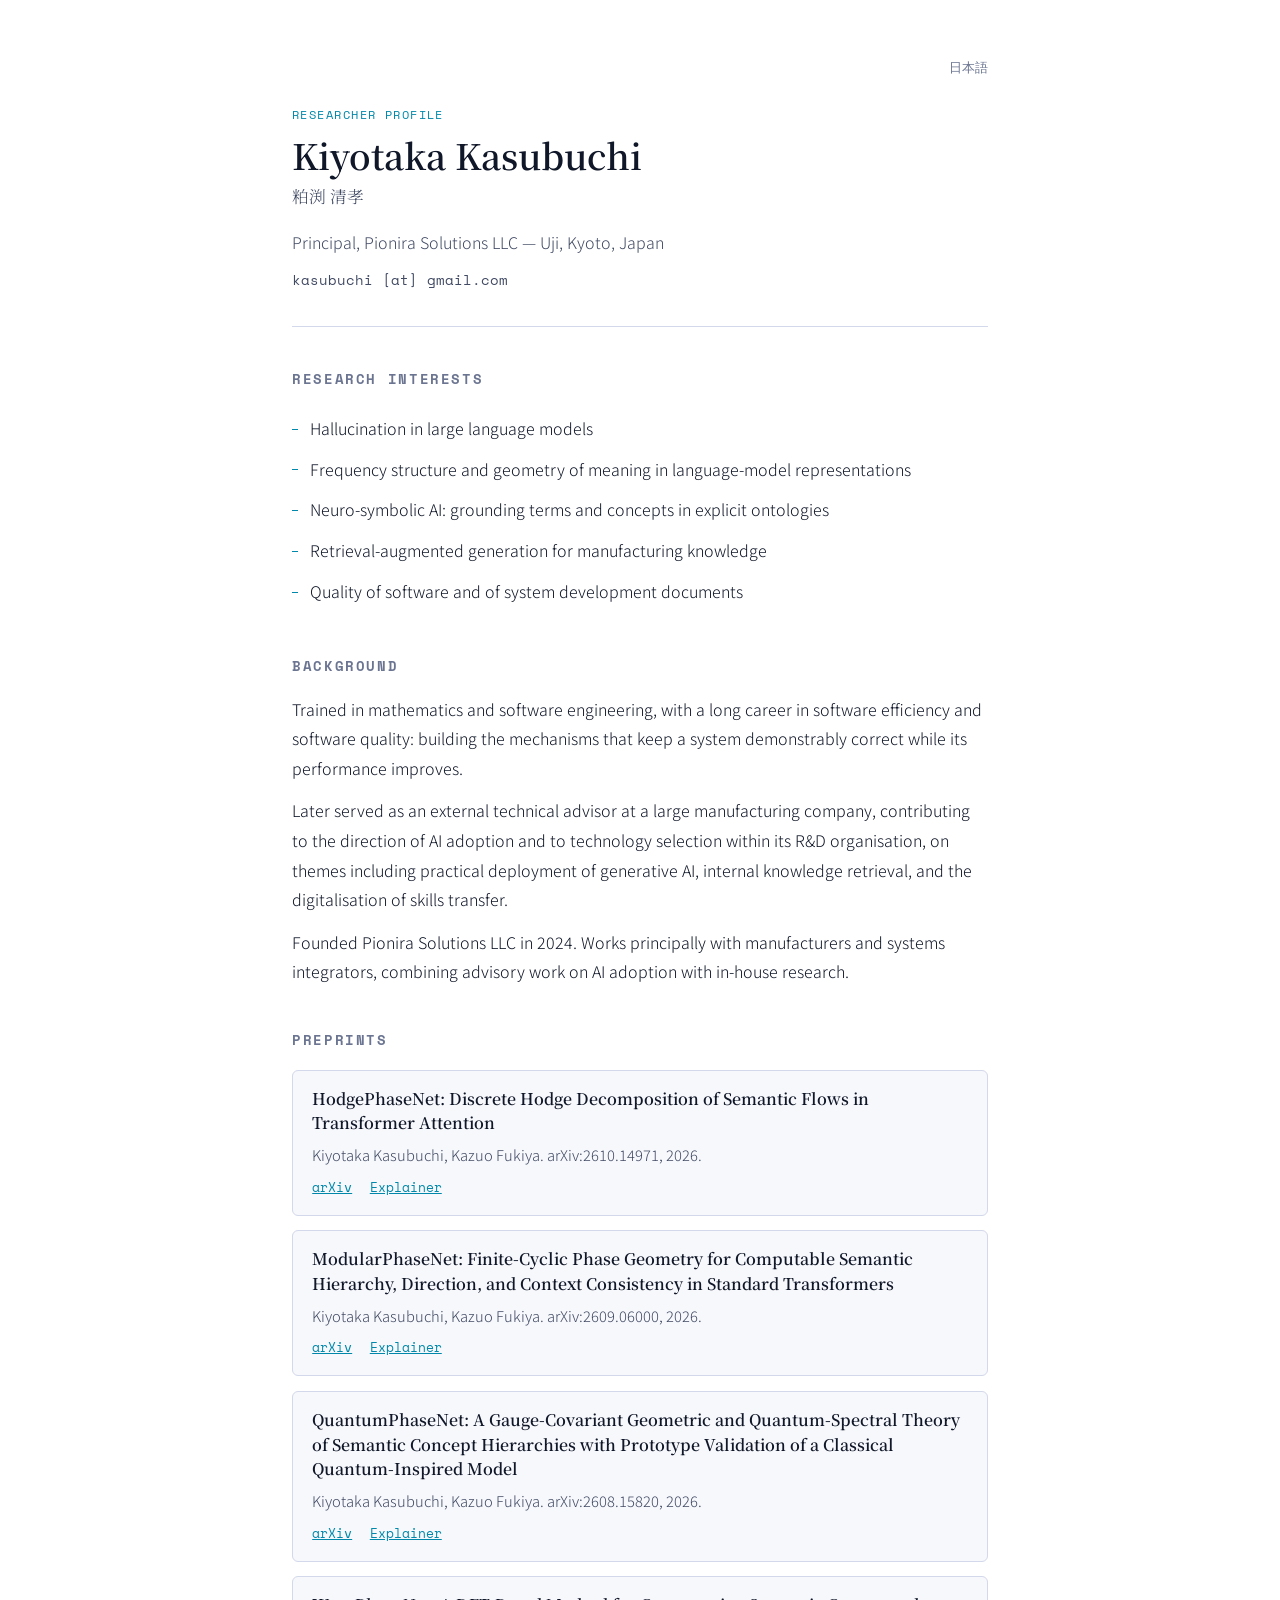
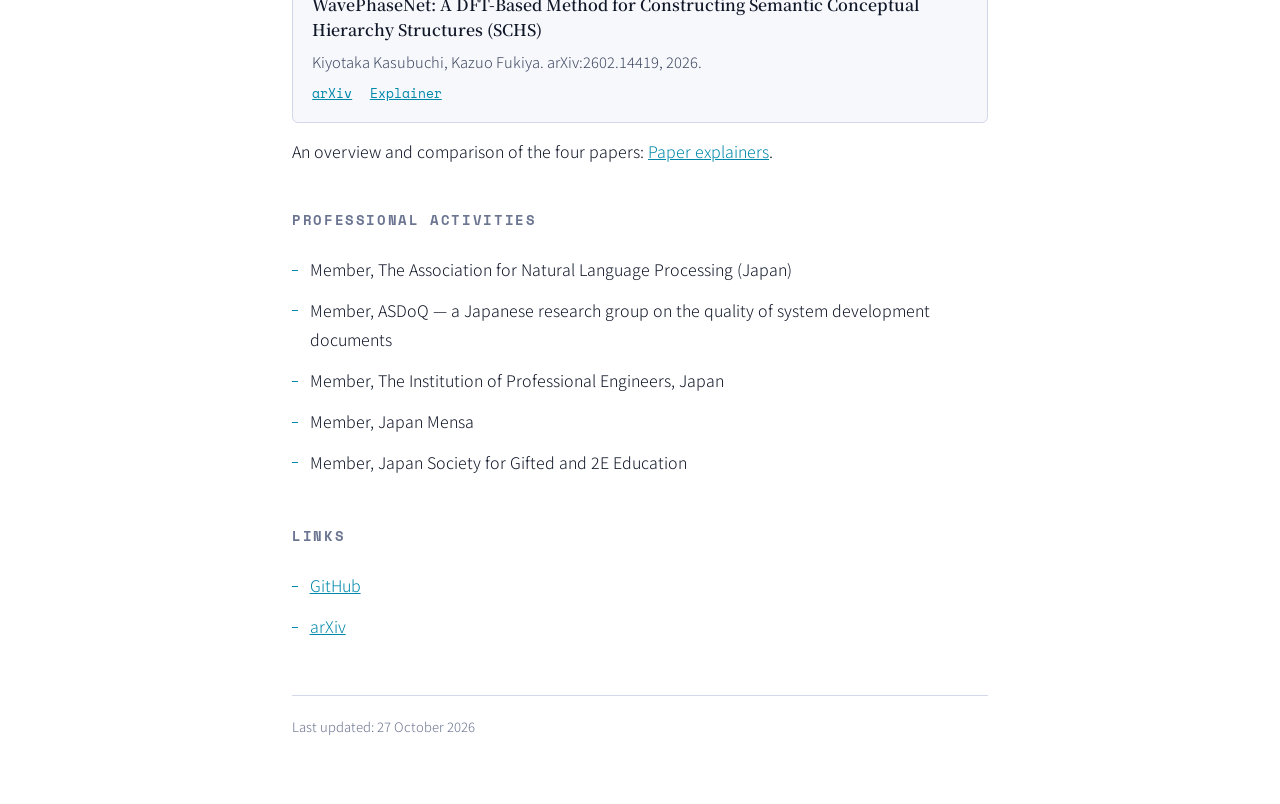
<file: index.html>
<!DOCTYPE html>
<html lang="en">
<head>
<meta charset="UTF-8">
<meta name="viewport" content="width=device-width, initial-scale=1.0">
<title>Kiyotaka Kasubuchi</title>
<meta name="description" content="Kiyotaka Kasubuchi, Principal of Pionira Solutions LLC (Kyoto, Japan). Research on hallucination in large language models, the frequency structure and geometry of meaning, and neuro-symbolic AI.">
<link rel="canonical" href="https://kasubuchi.github.io/">
<link rel="alternate" hreflang="en" href="https://kasubuchi.github.io/">
<link rel="alternate" hreflang="ja" href="https://kasubuchi.github.io/index_ja.html">
<link rel="alternate" hreflang="x-default" href="https://kasubuchi.github.io/">
<meta property="og:type" content="profile">
<meta property="og:url" content="https://kasubuchi.github.io/">
<meta property="og:title" content="Kiyotaka Kasubuchi">
<meta property="og:description" content="Principal, Pionira Solutions LLC. Research on hallucination in large language models and the geometry of meaning.">
<meta property="og:locale" content="en_US">
<meta property="og:locale:alternate" content="ja_JP">
<link rel="preconnect" href="https://fonts.googleapis.com">
<link href="https://fonts.googleapis.com/css2?family=Noto+Serif+JP:wght@400;600&family=Space+Mono:wght@400;700&family=Noto+Sans+JP:wght@300;400&display=swap" rel="stylesheet">
<link rel="stylesheet" href="style.css">
</head>
<body>
<div class="wrapper">
  <div class="lang"><a href="index_ja.html" hreflang="ja" lang="ja">日本語</a></div>

  <header>
    <div class="eyebrow">RESEARCHER PROFILE</div>
    <h1>Kiyotaka Kasubuchi</h1>
    <div class="name-alt" lang="ja">粕渕 清孝</div>
    <p class="role">Principal, Pionira Solutions LLC — Uji, Kyoto, Japan</p>
    <p class="contact">kasubuchi [at] gmail.com</p>
  </header>

  <section>
    <h2>Research interests</h2>
    <ul class="plain">
      <li>Hallucination in large language models</li>
      <li>Frequency structure and geometry of meaning in language-model representations</li>
      <li>Neuro-symbolic AI: grounding terms and concepts in explicit ontologies</li>
      <li>Retrieval-augmented generation for manufacturing knowledge</li>
      <li>Quality of software and of system development documents</li>
    </ul>
  </section>

  <section>
    <h2>Background</h2>
    <p>Trained in mathematics and software engineering, with a long career in software efficiency and software quality: building the mechanisms that keep a system demonstrably correct while its performance improves.</p>
    <p>Later served as an external technical advisor at a large manufacturing company, contributing to the direction of AI adoption and to technology selection within its R&amp;D organisation, on themes including practical deployment of generative AI, internal knowledge retrieval, and the digitalisation of skills transfer.</p>
    <p>Founded Pionira Solutions LLC in 2024. Works principally with manufacturers and systems integrators, combining advisory work on AI adoption with in-house research.</p>
  </section>

  <section>
    <h2>Preprints</h2>
    <div class="pub">
      <div class="pub-title">HodgePhaseNet: Discrete Hodge Decomposition of Semantic Flows in Transformer Attention</div>
      <div class="pub-meta">Kiyotaka Kasubuchi, Kazuo Fukiya. arXiv:2610.14971, 2026.</div>
      <div class="pub-links"><a href="https://arxiv.org/abs/2610.14971">arXiv</a><a href="https://kasubuchi.github.io/wavephasenet/hodgephasenet_en.html">Explainer</a></div>
    </div>
    <div class="pub">
      <div class="pub-title">ModularPhaseNet: Finite-Cyclic Phase Geometry for Computable Semantic Hierarchy, Direction, and Context Consistency in Standard Transformers</div>
      <div class="pub-meta">Kiyotaka Kasubuchi, Kazuo Fukiya. arXiv:2609.06000, 2026.</div>
      <div class="pub-links"><a href="https://arxiv.org/abs/2609.06000">arXiv</a><a href="https://kasubuchi.github.io/wavephasenet/modularphasenet_en.html">Explainer</a></div>
    </div>
    <div class="pub">
      <div class="pub-title">QuantumPhaseNet: A Gauge-Covariant Geometric and Quantum-Spectral Theory of Semantic Concept Hierarchies with Prototype Validation of a Classical Quantum-Inspired Model</div>
      <div class="pub-meta">Kiyotaka Kasubuchi, Kazuo Fukiya. arXiv:2608.15820, 2026.</div>
      <div class="pub-links"><a href="https://arxiv.org/abs/2608.15820">arXiv</a><a href="https://kasubuchi.github.io/wavephasenet/quantumphasenet_en.html">Explainer</a></div>
    </div>
    <div class="pub">
      <div class="pub-title">WavePhaseNet: A DFT-Based Method for Constructing Semantic Conceptual Hierarchy Structures (SCHS)</div>
      <div class="pub-meta">Kiyotaka Kasubuchi, Kazuo Fukiya. arXiv:2602.14419, 2026.</div>
      <div class="pub-links"><a href="https://arxiv.org/abs/2602.14419">arXiv</a><a href="https://kasubuchi.github.io/wavephasenet/wavephasenet_en.html">Explainer</a></div>
    </div>
    <p>An overview and comparison of the four papers: <a href="https://kasubuchi.github.io/wavephasenet/">Paper explainers</a>.</p>
  </section>

  <section>
    <h2>Professional activities</h2>
    <ul class="plain">
      <li>Member, The Association for Natural Language Processing (Japan)</li>
      <li>Member, ASDoQ — a Japanese research group on the quality of system development documents</li>
      <li>Member, The Institution of Professional Engineers, Japan</li>
      <li>Member, Japan Mensa</li>
      <li>Member, Japan Society for Gifted and 2E Education</li>
    </ul>
  </section>

  <section>
    <h2>Links</h2>
    <ul class="plain">
      <li><a href="https://github.com/kasubuchi">GitHub</a></li>
      <li><a href="https://arxiv.org/search/?query=Kasubuchi&amp;searchtype=author">arXiv</a></li>
    </ul>
  </section>

  <footer>Last updated: 27 October 2026</footer>
</div>
</body>
</html>
</file>
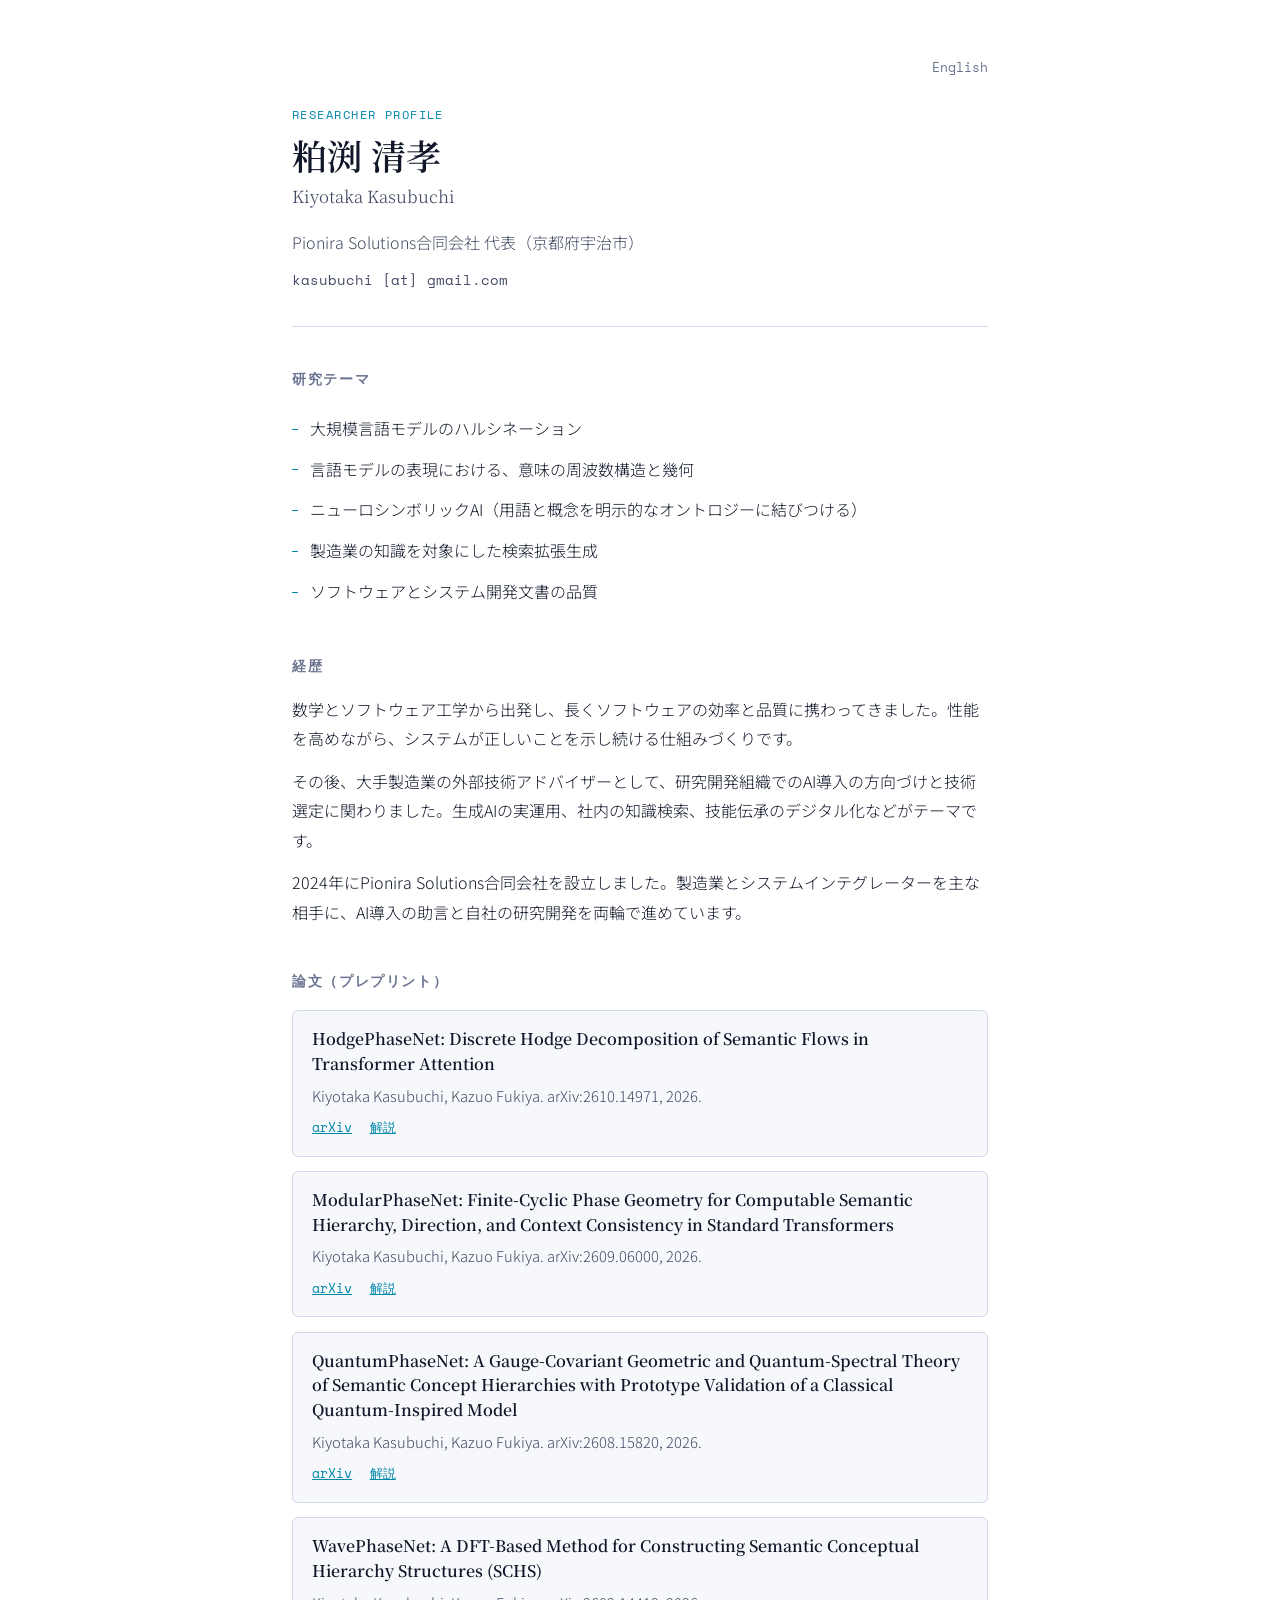
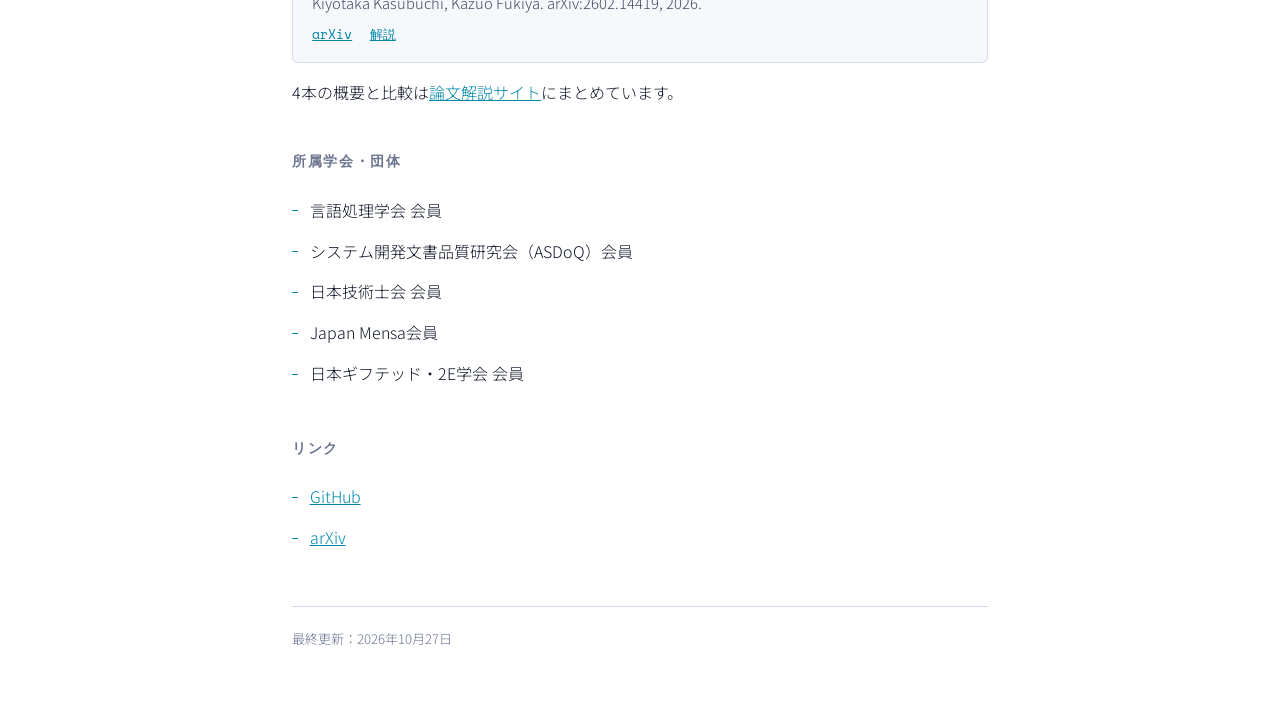
<file: index_ja.html>
<!DOCTYPE html>
<html lang="ja">
<head>
<meta charset="UTF-8">
<meta name="viewport" content="width=device-width, initial-scale=1.0">
<title>粕渕 清孝（Kiyotaka Kasubuchi）</title>
<meta name="description" content="粕渕 清孝。Pionira Solutions合同会社 代表（京都府宇治市）。大規模言語モデルのハルシネーション、意味の周波数構造と幾何、ニューロシンボリックAIの研究。">
<link rel="canonical" href="https://kasubuchi.github.io/index_ja.html">
<link rel="alternate" hreflang="en" href="https://kasubuchi.github.io/">
<link rel="alternate" hreflang="ja" href="https://kasubuchi.github.io/index_ja.html">
<link rel="alternate" hreflang="x-default" href="https://kasubuchi.github.io/">
<meta property="og:type" content="profile">
<meta property="og:url" content="https://kasubuchi.github.io/index_ja.html">
<meta property="og:title" content="粕渕 清孝（Kiyotaka Kasubuchi）">
<meta property="og:description" content="Pionira Solutions合同会社 代表。大規模言語モデルのハルシネーションと意味の幾何の研究。">
<meta property="og:locale" content="ja_JP">
<meta property="og:locale:alternate" content="en_US">
<link rel="preconnect" href="https://fonts.googleapis.com">
<link href="https://fonts.googleapis.com/css2?family=Noto+Serif+JP:wght@400;600&family=Space+Mono:wght@400;700&family=Noto+Sans+JP:wght@300;400&display=swap" rel="stylesheet">
<link rel="stylesheet" href="style.css">
</head>
<body>
<div class="wrapper">
  <div class="lang"><a href="./" hreflang="en" lang="en">English</a></div>

  <header>
    <div class="eyebrow">RESEARCHER PROFILE</div>
    <h1>粕渕 清孝</h1>
    <div class="name-alt" lang="en">Kiyotaka Kasubuchi</div>
    <p class="role">Pionira Solutions合同会社 代表（京都府宇治市）</p>
    <p class="contact">kasubuchi [at] gmail.com</p>
  </header>

  <section>
    <h2>研究テーマ</h2>
    <ul class="plain">
      <li>大規模言語モデルのハルシネーション</li>
      <li>言語モデルの表現における、意味の周波数構造と幾何</li>
      <li>ニューロシンボリックAI（用語と概念を明示的なオントロジーに結びつける）</li>
      <li>製造業の知識を対象にした検索拡張生成</li>
      <li>ソフトウェアとシステム開発文書の品質</li>
    </ul>
  </section>

  <section>
    <h2>経歴</h2>
    <p>数学とソフトウェア工学から出発し、長くソフトウェアの効率と品質に携わってきました。性能を高めながら、システムが正しいことを示し続ける仕組みづくりです。</p>
    <p>その後、大手製造業の外部技術アドバイザーとして、研究開発組織でのAI導入の方向づけと技術選定に関わりました。生成AIの実運用、社内の知識検索、技能伝承のデジタル化などがテーマです。</p>
    <p>2024年にPionira Solutions合同会社を設立しました。製造業とシステムインテグレーターを主な相手に、AI導入の助言と自社の研究開発を両輪で進めています。</p>
  </section>

  <section>
    <h2>論文（プレプリント）</h2>
    <div class="pub">
      <div class="pub-title">HodgePhaseNet: Discrete Hodge Decomposition of Semantic Flows in Transformer Attention</div>
      <div class="pub-meta">Kiyotaka Kasubuchi, Kazuo Fukiya. arXiv:2610.14971, 2026.</div>
      <div class="pub-links"><a href="https://arxiv.org/abs/2610.14971">arXiv</a><a href="https://kasubuchi.github.io/wavephasenet/hodgephasenet_ja.html">解説</a></div>
    </div>
    <div class="pub">
      <div class="pub-title">ModularPhaseNet: Finite-Cyclic Phase Geometry for Computable Semantic Hierarchy, Direction, and Context Consistency in Standard Transformers</div>
      <div class="pub-meta">Kiyotaka Kasubuchi, Kazuo Fukiya. arXiv:2609.06000, 2026.</div>
      <div class="pub-links"><a href="https://arxiv.org/abs/2609.06000">arXiv</a><a href="https://kasubuchi.github.io/wavephasenet/modularphasenet_ja.html">解説</a></div>
    </div>
    <div class="pub">
      <div class="pub-title">QuantumPhaseNet: A Gauge-Covariant Geometric and Quantum-Spectral Theory of Semantic Concept Hierarchies with Prototype Validation of a Classical Quantum-Inspired Model</div>
      <div class="pub-meta">Kiyotaka Kasubuchi, Kazuo Fukiya. arXiv:2608.15820, 2026.</div>
      <div class="pub-links"><a href="https://arxiv.org/abs/2608.15820">arXiv</a><a href="https://kasubuchi.github.io/wavephasenet/quantumphasenet_ja.html">解説</a></div>
    </div>
    <div class="pub">
      <div class="pub-title">WavePhaseNet: A DFT-Based Method for Constructing Semantic Conceptual Hierarchy Structures (SCHS)</div>
      <div class="pub-meta">Kiyotaka Kasubuchi, Kazuo Fukiya. arXiv:2602.14419, 2026.</div>
      <div class="pub-links"><a href="https://arxiv.org/abs/2602.14419">arXiv</a><a href="https://kasubuchi.github.io/wavephasenet/wavephasenet_ja.html">解説</a></div>
    </div>
    <p>4本の概要と比較は<a href="https://kasubuchi.github.io/wavephasenet/index_ja.html">論文解説サイト</a>にまとめています。</p>
  </section>

  <section>
    <h2>所属学会・団体</h2>
    <ul class="plain">
      <li>言語処理学会 会員</li>
      <li>システム開発文書品質研究会（ASDoQ）会員</li>
      <li>日本技術士会 会員</li>
      <li>Japan Mensa会員</li>
      <li>日本ギフテッド・2E学会 会員</li>
    </ul>
  </section>

  <section>
    <h2>リンク</h2>
    <ul class="plain">
      <li><a href="https://github.com/kasubuchi">GitHub</a></li>
      <li><a href="https://arxiv.org/search/?query=Kasubuchi&amp;searchtype=author">arXiv</a></li>
    </ul>
  </section>

  <footer>最終更新：2026年10月27日</footer>
</div>
</body>
</html>
</file>
<file: style.css>
/* Shares the colour tokens and fonts of the paper explainer site (kasubuchi.github.io/wavephasenet). */
:root {
  --bg: #ffffff;
  --surface: #f7f8fc;
  --border: #d3d8ea;
  --accent: #0088aa;
  --text: #101728;
  --text-muted: #414a63;
  --text-dim: #6b7591;
  --font-serif: 'Noto Serif JP', serif;
  --font-mono: 'Space Mono', monospace;
  --font-sans: 'Noto Sans JP', sans-serif;
}

* { margin: 0; padding: 0; box-sizing: border-box; }

body {
  background: var(--bg);
  color: var(--text);
  font-family: var(--font-sans);
  font-weight: 300;
  line-height: 1.85;
}

.wrapper { max-width: 760px; margin: 0 auto; padding: 3.5rem 2rem 4rem; }

.lang { text-align: right; font-family: var(--font-mono); font-size: 0.8rem; }
.lang a { color: var(--text-dim); text-decoration: none; }
.lang a:hover { color: var(--accent); }

header { margin: 1.5rem 0 2.5rem; padding-bottom: 2rem; border-bottom: 1px solid var(--border); }
.eyebrow { font-family: var(--font-mono); font-size: 0.75rem; letter-spacing: 0.12em; color: var(--accent); }
h1 { font-family: var(--font-serif); font-weight: 600; font-size: 2.2rem; line-height: 1.3; margin: 0.4rem 0 0.2rem; }
.name-alt { font-family: var(--font-serif); color: var(--text-muted); font-size: 1.05rem; }
.role { margin-top: 1rem; color: var(--text-muted); }
.contact { margin-top: 0.6rem; font-family: var(--font-mono); font-size: 0.9rem; color: var(--text-muted); }

section { margin-bottom: 2.6rem; }
h2 {
  font-family: var(--font-mono); font-weight: 700; font-size: 0.85rem;
  letter-spacing: 0.12em; text-transform: uppercase; color: var(--text-dim);
  margin-bottom: 1rem;
}
p + p { margin-top: 0.8rem; }

ul.plain { list-style: none; }
ul.plain li { padding: 0.35rem 0 0.35rem 1.1rem; position: relative; }
ul.plain li::before { content: ""; position: absolute; left: 0; top: 1.27rem; width: 6px; height: 1px; background: var(--accent); }

.pub { padding: 1rem 1.2rem; background: var(--surface); border: 1px solid var(--border); border-radius: 6px; margin-bottom: 0.9rem; }
.pub-title { font-family: var(--font-serif); font-weight: 600; line-height: 1.55; }
.pub-meta { color: var(--text-muted); font-size: 0.92rem; margin-top: 0.3rem; }
.pub-links { margin-top: 0.4rem; font-family: var(--font-mono); font-size: 0.82rem; }
.pub-links a { margin-right: 1.1rem; }

a { color: var(--accent); }
a:hover { text-decoration: none; }

footer { margin-top: 3rem; padding-top: 1.2rem; border-top: 1px solid var(--border); font-size: 0.82rem; color: var(--text-dim); }

@media (max-width: 600px) {
  .wrapper { padding: 2rem 16px 3rem; }
  h1 { font-size: 1.8rem; }
  .pub { padding: 0.9rem 1rem; }
}
</file>
